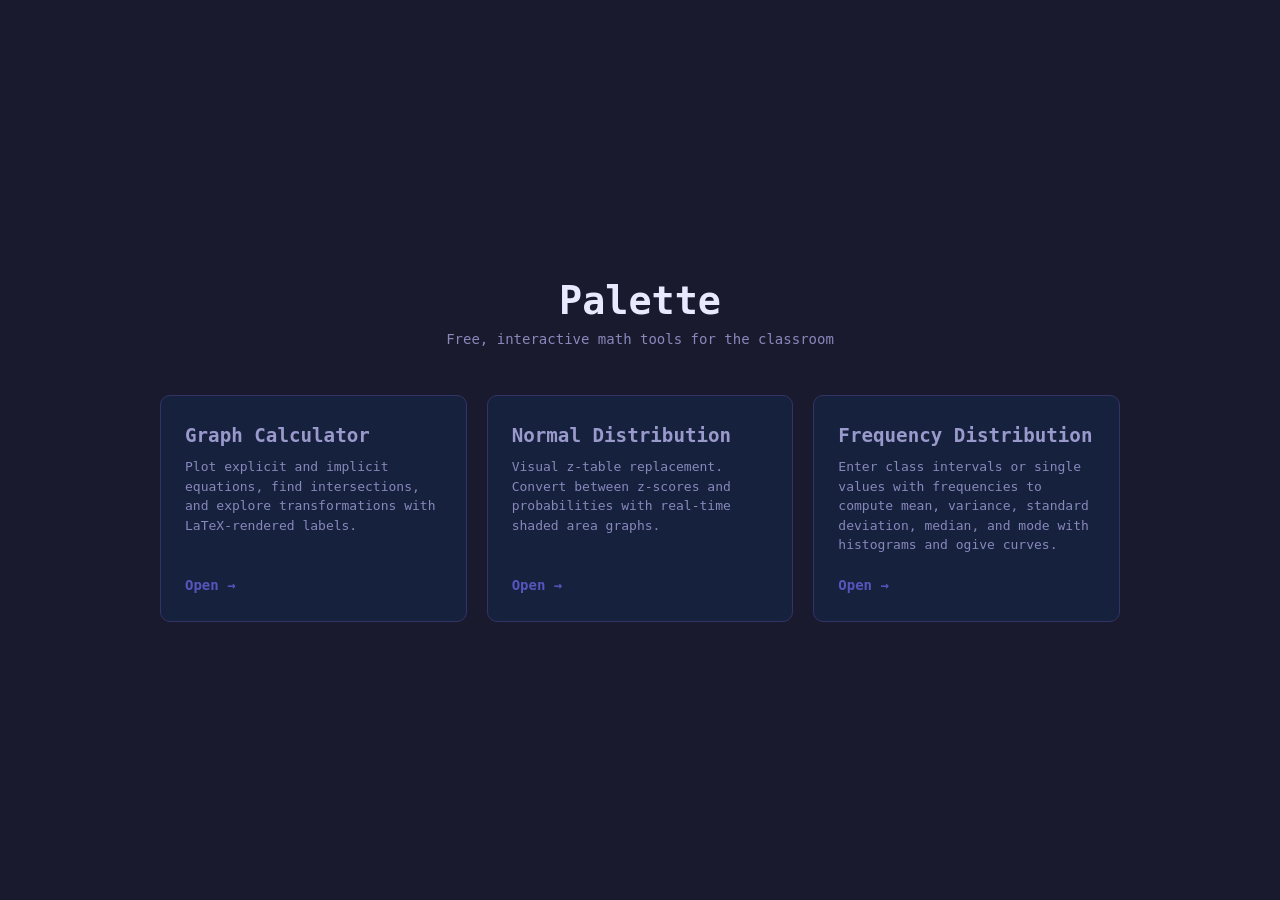
<file: index.html>
<!DOCTYPE html>
<html lang="en">
<head>
<meta charset="UTF-8">
<meta name="viewport" content="width=device-width, initial-scale=1.0">
<title>Palette - Math Tools</title>
<link rel="stylesheet" href="css/shared.css">
<style>
  body {
    min-height: 100dvh;
    display: flex;
    flex-direction: column;
    align-items: center;
    justify-content: center;
    padding: 24px;
  }
  h1 {
    font-size: 2.4rem;
    margin-bottom: 8px;
  }
  .subtitle {
    color: var(--text-muted);
    font-size: 14px;
    margin-bottom: 48px;
    text-align: center;
  }
  .grid {
    display: grid;
    grid-template-columns: repeat(auto-fit, minmax(280px, 1fr));
    gap: 20px;
    width: 100%;
    max-width: 960px;
  }
  .card {
    background: var(--bg-card);
    border: 1px solid var(--border);
    border-radius: 10px;
    padding: 28px 24px;
    text-decoration: none;
    color: var(--text-primary);
    transition: border-color 0.2s, transform 0.2s, box-shadow 0.2s;
    display: flex;
    flex-direction: column;
    gap: 10px;
  }
  .card:hover {
    border-color: var(--accent);
    transform: translateY(-3px);
    box-shadow: 0 8px 24px rgba(85, 85, 187, 0.15);
  }
  .card h2 { font-size: 1.2rem; color: var(--text-secondary); }
  .card p { font-size: 13px; color: var(--text-muted); line-height: 1.5; }
  .card .arrow {
    margin-top: auto;
    padding-top: 12px;
    color: var(--accent);
    font-size: 14px;
    font-weight: bold;
  }
  .card:hover .arrow { color: var(--accent-hover); }
</style>
</head>
<body>
  <h1>Palette</h1>
  <p class="subtitle">Free, interactive math tools for the classroom</p>
  <div class="grid" id="tools-grid"></div>

<script>
// ============================================================
// CALCULATOR REGISTRY
// To add a new calculator, just add an entry to this array:
// ============================================================
const tools = [
  {
    title: "Graph Calculator",
    description: "Plot explicit and implicit equations, find intersections, and explore transformations with LaTeX-rendered labels.",
    href: "calc/graph.html"
  },
  {
    title: "Normal Distribution",
    description: "Visual z-table replacement. Convert between z-scores and probabilities with real-time shaded area graphs.",
    href: "calc/distribution.html"
  },
  {
    title: "Frequency Distribution",
    description: "Enter class intervals or single values with frequencies to compute mean, variance, standard deviation, median, and mode with histograms and ogive curves.",
    href: "calc/frequency-distribution.html"
  }
];

// Render cards from registry
const grid = document.getElementById('tools-grid');
tools.forEach(tool => {
  const card = document.createElement('a');
  card.className = 'card';
  card.href = tool.href;
  card.innerHTML = `
    <h2>${tool.title}</h2>
    <p>${tool.description}</p>
    <span class="arrow">Open &rarr;</span>
  `;
  grid.appendChild(card);
});
</script>
</body>
</html>
</file>
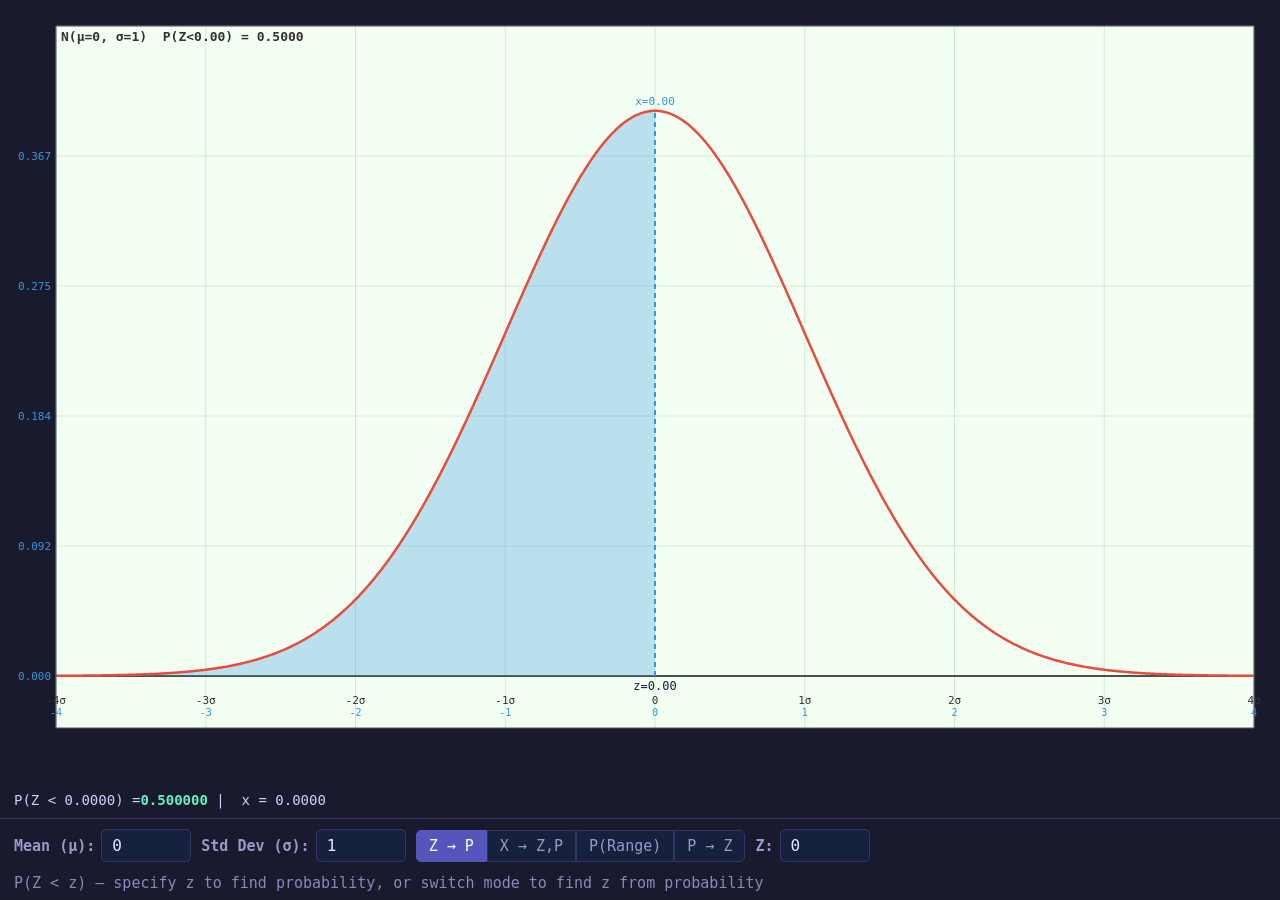
<file: distribution.html>
<!DOCTYPE html>
<html lang="en">
<head>
<meta charset="UTF-8">
<meta name="viewport" content="width=device-width, initial-scale=1.0, maximum-scale=1.0, user-scalable=no">
<title>Normal Distribution Calculator</title>
<style>
  * { margin: 0; padding: 0; box-sizing: border-box; }
  body {
    background: #1a1a2e;
    font-family: 'SF Mono', 'Fira Code', 'Consolas', monospace;
    color: #e8e8ff;
    height: 100dvh;
    display: flex;
    flex-direction: column;
    overflow: hidden;
  }
  #graph-container {
    flex: 1;
    display: flex;
    align-items: center;
    justify-content: center;
    padding: 6px;
    min-height: 0;
  }
  #graph-canvas {
    max-width: 100%;
    max-height: 100%;
    border-radius: 6px;
  }
  #controls {
    padding: 10px 14px;
    display: flex;
    flex-wrap: wrap;
    gap: 10px;
    align-items: center;
    border-top: 1px solid #333366;
  }
  .control-group {
    display: flex;
    align-items: center;
    gap: 6px;
  }
  .control-group label {
    color: #9999cc;
    font-size: 15px;
    font-weight: bold;
    min-width: fit-content;
  }
  .control-group input {
    background: #16213e;
    color: #e8e8ff;
    border: 1px solid #333366;
    border-radius: 5px;
    padding: 6px 10px;
    font-size: 16px;
    font-family: inherit;
    outline: none;
    width: 90px;
    caret-color: #aaaaff;
  }
  .control-group input:focus { border-color: #5555bb; }
  .control-group input::placeholder { color: #555588; }
  #mode-toggle {
    display: flex;
    gap: 0;
  }
  #mode-toggle button {
    background: #16213e;
    color: #9999cc;
    border: 1px solid #333366;
    padding: 6px 12px;
    font-size: 15px;
    font-family: inherit;
    cursor: pointer;
    transition: all 0.2s;
  }
  #mode-toggle button:first-child { border-radius: 5px 0 0 5px; }
  #mode-toggle button:last-child { border-radius: 0 5px 5px 0; }
  #mode-toggle button:only-child { border-radius: 5px; }
  #mode-toggle button.active {
    background: #5555bb;
    color: #ffffff;
    border-color: #5555bb;
  }
  #result-bar {
    padding: 8px 14px;
    font-size: 14px;
    color: #ccccff;
    min-height: 36px;
    display: flex;
    align-items: center;
  }
  #result-bar .value { color: #66eebb; font-weight: bold; }
  #status-bar {
    min-height: 28px;
    padding: 2px 14px 8px;
    color: #8888bb;
    font-size: 15px;
  }
</style>
</head>
<body>

<div id="graph-container">
  <canvas id="graph-canvas"></canvas>
</div>
<div id="result-bar"></div>
<div id="controls">
  <div class="control-group">
    <label>Mean (&mu;):</label>
    <input id="mean-input" type="number" value="0" step="0.1">
  </div>
  <div class="control-group">
    <label>Std Dev (&sigma;):</label>
    <input id="std-input" type="number" value="1" step="0.1" min="0.01">
  </div>
  <div id="mode-toggle">
    <button id="btn-z-to-p" class="active">Z &rarr; P</button>
    <button id="btn-x-to-zp">X &rarr; Z,P</button>
    <button id="btn-range">P(Range)</button>
    <button id="btn-p-to-z">P &rarr; Z</button>
  </div>
  <div class="control-group">
    <label id="input-label">Z:</label>
    <input id="value-input" type="number" value="0" step="0.01">
  </div>
  <div class="control-group" id="range-group" style="display:none;">
    <label>to Z₂:</label>
    <input id="value-input2" type="number" value="1" step="0.01">
  </div>
</div>
<div id="status-bar">P(Z &lt; z) — specify z to find probability, or switch mode to find z from probability</div>

<script>
(function() {
  const canvas = document.getElementById('graph-canvas');
  const ctx = canvas.getContext('2d');
  const meanInput = document.getElementById('mean-input');
  const stdInput = document.getElementById('std-input');
  const valueInput = document.getElementById('value-input');
  const inputLabel = document.getElementById('input-label');
  const resultBar = document.getElementById('result-bar');
  const statusBar = document.getElementById('status-bar');
  const valueInput2 = document.getElementById('value-input2');
  const rangeGroup = document.getElementById('range-group');
  const btnZtoP = document.getElementById('btn-z-to-p');
  const btnRange = document.getElementById('btn-range');
  const btnXtoZP = document.getElementById('btn-x-to-zp');
  const btnPtoZ = document.getElementById('btn-p-to-z');

  let mode = 'z-to-p'; // or 'p-to-z'

  // --- Math functions ---

  function normalPDF(x, mu, sigma) {
    const z = (x - mu) / sigma;
    return Math.exp(-0.5 * z * z) / (sigma * Math.sqrt(2 * Math.PI));
  }

  // Cumulative distribution function using error function approximation
  function normalCDF(x, mu, sigma) {
    const z = (x - mu) / sigma;
    return 0.5 * (1 + erf(z / Math.sqrt(2)));
  }

  // Error function (Abramowitz & Stegun approximation)
  function erf(x) {
    const sign = x >= 0 ? 1 : -1;
    x = Math.abs(x);
    const t = 1.0 / (1.0 + 0.3275911 * x);
    const y = 1.0 - (((((1.061405429 * t - 1.453152027) * t) + 1.421413741) * t - 0.284496736) * t + 0.254829592) * t * Math.exp(-x * x);
    return sign * y;
  }

  // Inverse CDF (probit function) using rational approximation
  function normalInvCDF(p, mu, sigma) {
    if (p <= 0) return -Infinity;
    if (p >= 1) return Infinity;
    // Rational approximation for standard normal inverse CDF
    const z = invStdNormal(p);
    return mu + sigma * z;
  }

  function invStdNormal(p) {
    // Peter Acklam's algorithm
    const a = [
      -3.969683028665376e+01, 2.209460984245205e+02,
      -2.759285104469687e+02, 1.383577518672690e+02,
      -3.066479806614716e+01, 2.506628277459239e+00
    ];
    const b = [
      -5.447609879822406e+01, 1.615858368580409e+02,
      -1.556989798598866e+02, 6.680131188771972e+01,
      -1.328068155288572e+01
    ];
    const c = [
      -7.784894002430293e-03, -3.223964580411365e-01,
      -2.400758277161838e+00, -2.549732539343734e+00,
       4.374664141464968e+00, 2.938163982698783e+00
    ];
    const d = [
      7.784695709041462e-03, 3.224671290700398e-01,
      2.445134137142996e+00, 3.754408661907416e+00
    ];

    const pLow = 0.02425;
    const pHigh = 1 - pLow;

    let q, r;
    if (p < pLow) {
      q = Math.sqrt(-2 * Math.log(p));
      return (((((c[0]*q+c[1])*q+c[2])*q+c[3])*q+c[4])*q+c[5]) /
             ((((d[0]*q+d[1])*q+d[2])*q+d[3])*q+1);
    } else if (p <= pHigh) {
      q = p - 0.5;
      r = q * q;
      return (((((a[0]*r+a[1])*r+a[2])*r+a[3])*r+a[4])*r+a[5])*q /
             (((((b[0]*r+b[1])*r+b[2])*r+b[3])*r+b[4])*r+1);
    } else {
      q = Math.sqrt(-2 * Math.log(1 - p));
      return -(((((c[0]*q+c[1])*q+c[2])*q+c[3])*q+c[4])*q+c[5]) /
              ((((d[0]*q+d[1])*q+d[2])*q+d[3])*q+1);
    }
  }

  // --- Drawing ---

  function draw() {
    const container = document.getElementById('graph-container');
    const dpr = window.devicePixelRatio || 1;
    const cw = container.clientWidth - 12;
    const ch = container.clientHeight - 12;

    canvas.width = cw * dpr;
    canvas.height = ch * dpr;
    canvas.style.width = cw + 'px';
    canvas.style.height = ch + 'px';
    ctx.setTransform(dpr, 0, 0, dpr, 0, 0);

    const mu = parseFloat(meanInput.value) || 0;
    const sigma = parseFloat(stdInput.value) || 1;
    const val = parseFloat(valueInput.value) || 0;

    // Compute result
    let zVal, pVal, xMark, zVal2, xMark2, pRange;
    if (mode === 'z-to-p') {
      zVal = val;
      xMark = mu + zVal * sigma;
      pVal = normalCDF(xMark, mu, sigma);
      resultBar.innerHTML = `P(Z &lt; ${zVal.toFixed(4)}) = <span class="value">${pVal.toFixed(6)}</span> &nbsp;|&nbsp; x = ${xMark.toFixed(4)}`;
    } else if (mode === 'x-to-zp') {
      xMark = val;
      zVal = (xMark - mu) / sigma;
      pVal = normalCDF(xMark, mu, sigma);
      resultBar.innerHTML = `x = ${xMark.toFixed(4)} &nbsp;→&nbsp; z = <span class="value">${zVal.toFixed(4)}</span> &nbsp;|&nbsp; P(Z &lt; ${zVal.toFixed(4)}) = <span class="value">${pVal.toFixed(6)}</span>`;
    } else if (mode === 'range') {
      zVal = val;
      zVal2 = parseFloat(valueInput2.value) || 0;
      if (zVal > zVal2) { const tmp = zVal; zVal = zVal2; zVal2 = tmp; }
      xMark = mu + zVal * sigma;
      xMark2 = mu + zVal2 * sigma;
      const pLow = normalCDF(xMark, mu, sigma);
      const pHigh = normalCDF(xMark2, mu, sigma);
      pRange = pHigh - pLow;
      pVal = pHigh;
      resultBar.innerHTML = `P(${zVal.toFixed(2)} &lt; Z &lt; ${zVal2.toFixed(2)}) = P(Z &lt; ${zVal2.toFixed(2)}) − P(Z &lt; ${zVal.toFixed(2)}) = ${pHigh.toFixed(6)} − ${pLow.toFixed(6)} = <span class="value">${pRange.toFixed(6)}</span>`;
    } else {
      pVal = Math.max(0.0001, Math.min(0.9999, val));
      xMark = normalInvCDF(pVal, mu, sigma);
      zVal = (xMark - mu) / sigma;
      resultBar.innerHTML = `z = <span class="value">${zVal.toFixed(4)}</span> for P(Z &lt; z) = ${pVal.toFixed(6)} &nbsp;|&nbsp; x = ${xMark.toFixed(4)}`;
    }

    // Graph bounds: show mu +/- 4*sigma
    const xMin = mu - 4 * sigma;
    const xMax = mu + 4 * sigma;
    const yMax = normalPDF(mu, mu, sigma) * 1.15;
    const yMin = -yMax * 0.08;

    const pad = { left: 50, right: 20, top: 20, bottom: 48 };
    const plotW = cw - pad.left - pad.right;
    const plotH = ch - pad.top - pad.bottom;

    function toCanvasX(x) { return pad.left + (x - xMin) / (xMax - xMin) * plotW; }
    function toCanvasY(y) { return pad.top + (1 - (y - yMin) / (yMax - yMin)) * plotH; }

    // Background
    ctx.fillStyle = '#f4fff4';
    ctx.fillRect(pad.left, pad.top, plotW, plotH);

    // Grid
    ctx.strokeStyle = '#a8d8a8';
    ctx.lineWidth = 0.5;
    const xStep = sigma;
    for (let x = mu - 4 * sigma; x <= mu + 4 * sigma; x += xStep) {
      const cx = toCanvasX(x);
      ctx.beginPath(); ctx.moveTo(cx, pad.top); ctx.lineTo(cx, pad.top + plotH); ctx.stroke();
    }
    const yStep = yMax / 5;
    for (let y = 0; y <= yMax; y += yStep) {
      const cy = toCanvasY(y);
      ctx.beginPath(); ctx.moveTo(pad.left, cy); ctx.lineTo(pad.left + plotW, cy); ctx.stroke();
    }

    // Axes
    ctx.strokeStyle = '#1a1a1a';
    ctx.lineWidth = 1.5;
    const baseY = toCanvasY(0);
    ctx.beginPath(); ctx.moveTo(pad.left, baseY); ctx.lineTo(pad.left + plotW, baseY); ctx.stroke();

    // Shaded area under curve (P region)
    const steps = 500;
    ctx.fillStyle = 'rgba(52, 152, 219, 0.3)';
    if (mode === 'range') {
      const shadeFrom = Math.min(Math.max(xMark, xMin), xMax);
      const shadeTo = Math.min(Math.max(xMark2, xMin), xMax);
      ctx.beginPath();
      ctx.moveTo(toCanvasX(shadeFrom), baseY);
      for (let i = 0; i <= steps; i++) {
        const x = shadeFrom + (shadeTo - shadeFrom) * i / steps;
        ctx.lineTo(toCanvasX(x), toCanvasY(normalPDF(x, mu, sigma)));
      }
      ctx.lineTo(toCanvasX(shadeTo), baseY);
      ctx.closePath();
      ctx.fill();
    } else {
      const shadeTo = Math.min(Math.max(xMark, xMin), xMax);
      ctx.beginPath();
      ctx.moveTo(toCanvasX(xMin), baseY);
      for (let i = 0; i <= steps; i++) {
        const x = xMin + (shadeTo - xMin) * i / steps;
        ctx.lineTo(toCanvasX(x), toCanvasY(normalPDF(x, mu, sigma)));
      }
      ctx.lineTo(toCanvasX(shadeTo), baseY);
      ctx.closePath();
      ctx.fill();
    }

    // Draw curve
    ctx.strokeStyle = '#e74c3c';
    ctx.lineWidth = 2.5;
    ctx.beginPath();
    for (let i = 0; i <= 1000; i++) {
      const x = xMin + (xMax - xMin) * i / 1000;
      const y = normalPDF(x, mu, sigma);
      const cx = toCanvasX(x);
      const cy = toCanvasY(y);
      if (i === 0) ctx.moveTo(cx, cy);
      else ctx.lineTo(cx, cy);
    }
    ctx.stroke();

    // Mark line(s)
    function drawMarker(xPos, zLabel) {
      if (xPos >= xMin && xPos <= xMax) {
        ctx.strokeStyle = '#3498db';
        ctx.lineWidth = 2;
        ctx.setLineDash([5, 4]);
        const mx = toCanvasX(xPos);
        const markerTop = toCanvasY(normalPDF(xPos, mu, sigma));
        ctx.beginPath(); ctx.moveTo(mx, baseY); ctx.lineTo(mx, markerTop); ctx.stroke();
        ctx.setLineDash([]);
        ctx.fillStyle = '#16213e';
        ctx.font = '12px monospace';
        ctx.textAlign = 'center';
        ctx.fillText(`z=${zLabel}`, mx, baseY + 14);
        ctx.fillStyle = '#3498db';
        ctx.font = '11px monospace';
        ctx.fillText(`x=${xPos.toFixed(2)}`, mx, markerTop - 6);
      }
    }
    if (mode === 'range') {
      drawMarker(xMark, zVal.toFixed(2));
      drawMarker(xMark2, zVal2.toFixed(2));
    } else {
      drawMarker(xMark, zVal.toFixed(2));
    }

    // X-axis labels (z-scores and x values)
    ctx.font = '11px monospace';
    ctx.textAlign = 'center';
    for (let i = -4; i <= 4; i++) {
      const x = mu + i * sigma;
      const cx = toCanvasX(x);
      ctx.fillStyle = '#333';
      ctx.fillText(i === 0 ? '0' : `${i}σ`, cx, baseY + 28);
      ctx.fillStyle = '#3498db';
      ctx.font = '10px monospace';
      ctx.fillText(x % 1 === 0 ? x.toFixed(0) : x.toFixed(2), cx, baseY + 40);
      ctx.font = '11px monospace';
    }

    // Y-axis labels
    ctx.textAlign = 'right';
    for (let y = 0; y <= yMax * 0.95; y += yStep) {
      const cy = toCanvasY(y);
      ctx.fillText(y.toFixed(3), pad.left - 5, cy + 4);
    }

    // Title
    ctx.fillStyle = '#333';
    ctx.font = 'bold 13px monospace';
    ctx.textAlign = 'left';
    if (mode === 'range') {
      ctx.fillText(`N(μ=${mu}, σ=${sigma})  P(${zVal.toFixed(2)}<Z<${zVal2.toFixed(2)}) = ${pRange.toFixed(4)}`, pad.left + 5, pad.top + 15);
    } else if (mode === 'x-to-zp') {
      ctx.fillText(`N(μ=${mu}, σ=${sigma})  x=${xMark.toFixed(2)} → z=${zVal.toFixed(2)}, P=${pVal.toFixed(4)}`, pad.left + 5, pad.top + 15);
    } else {
      ctx.fillText(`N(μ=${mu}, σ=${sigma})  P(Z<${zVal.toFixed(2)}) = ${pVal.toFixed(4)}`, pad.left + 5, pad.top + 15);
    }

    // Outer border
    ctx.strokeStyle = '#555555';
    ctx.lineWidth = 1;
    ctx.strokeRect(pad.left, pad.top, plotW, plotH);
  }

  // --- Mode switching ---

  function setMode(newMode) {
    mode = newMode;
    btnZtoP.classList.remove('active');
    btnXtoZP.classList.remove('active');
    btnRange.classList.remove('active');
    btnPtoZ.classList.remove('active');
    rangeGroup.style.display = 'none';
    if (mode === 'z-to-p') {
      btnZtoP.classList.add('active');
      inputLabel.textContent = 'Z:';
      valueInput.value = '0';
      valueInput.step = '0.01';
      statusBar.innerHTML = 'P(Z &lt; z) — enter z-score to find cumulative probability';
    } else if (mode === 'x-to-zp') {
      btnXtoZP.classList.add('active');
      inputLabel.textContent = 'X:';
      valueInput.value = mu.toString();
      valueInput.step = '0.1';
      statusBar.innerHTML = 'X &rarr; Z, P — enter an x value to find its z-score and probability';
    } else if (mode === 'range') {
      btnRange.classList.add('active');
      inputLabel.textContent = 'Z₁:';
      valueInput.value = '-1';
      valueInput.step = '0.01';
      valueInput2.value = '1';
      rangeGroup.style.display = 'flex';
      statusBar.innerHTML = 'P(Z₁ &lt; Z &lt; Z₂) = P(Z &lt; Z₂) − P(Z &lt; Z₁)';
    } else {
      btnPtoZ.classList.add('active');
      inputLabel.textContent = 'P:';
      valueInput.value = '0.5';
      valueInput.step = '0.01';
      statusBar.innerHTML = 'Inverse — enter probability (0 to 1) to find z-score';
    }
    draw();
  }

  btnZtoP.addEventListener('click', () => setMode('z-to-p'));
  btnXtoZP.addEventListener('click', () => setMode('x-to-zp'));
  btnRange.addEventListener('click', () => setMode('range'));
  btnPtoZ.addEventListener('click', () => setMode('p-to-z'));

  // --- Event listeners ---

  meanInput.addEventListener('input', draw);
  stdInput.addEventListener('input', draw);
  valueInput.addEventListener('input', draw);
  valueInput2.addEventListener('input', draw);
  window.addEventListener('resize', draw);

  // Initial draw
  draw();
})();
</script>

</body>
</html>
</file>
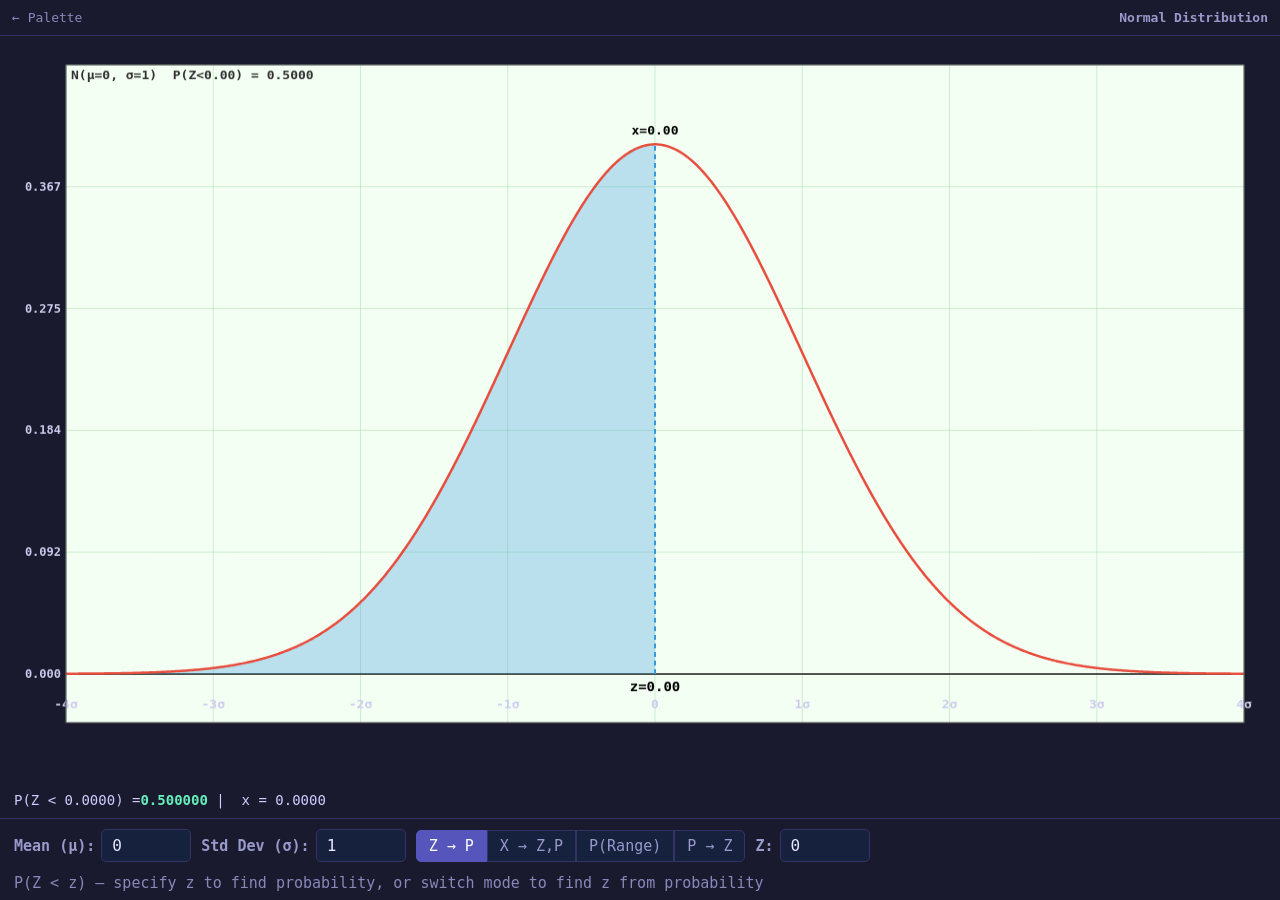
<file: calc/distribution.html>
<!DOCTYPE html>
<html lang="en">
<head>
<meta charset="UTF-8">
<meta name="viewport" content="width=device-width, initial-scale=1.0, maximum-scale=1.0, user-scalable=no">
<title>Normal Distribution Calculator</title>
<link rel="stylesheet" href="../css/shared.css">
<style>
  body {
    height: 100dvh;
    display: flex;
    flex-direction: column;
    overflow: hidden;
  }
  #palette-nav + #graph-container { margin-top: 0; }
  #graph-container {
    flex: 1;
    display: flex;
    align-items: center;
    justify-content: center;
    padding: 6px;
    min-height: 0;
  }
  #graph-canvas {
    max-width: 100%;
    max-height: 100%;
    border-radius: 6px;
  }
  #controls {
    padding: 10px 14px;
    display: flex;
    flex-wrap: wrap;
    gap: 10px;
    align-items: center;
    border-top: 1px solid #333366;
  }
  .control-group {
    display: flex;
    align-items: center;
    gap: 6px;
  }
  .control-group label {
    color: #9999cc;
    font-size: 15px;
    font-weight: bold;
    min-width: fit-content;
  }
  .control-group input {
    width: 90px;
  }
  #mode-toggle {
    display: flex;
    gap: 0;
  }
  #mode-toggle button {
    background: #16213e;
    color: #9999cc;
    border: 1px solid #333366;
    padding: 6px 12px;
    font-size: 15px;
    font-family: inherit;
    cursor: pointer;
    transition: all 0.2s;
  }
  #mode-toggle button:first-child { border-radius: 5px 0 0 5px; }
  #mode-toggle button:last-child { border-radius: 0 5px 5px 0; }
  #mode-toggle button:only-child { border-radius: 5px; }
  #mode-toggle button.active {
    background: #5555bb;
    color: #ffffff;
    border-color: #5555bb;
  }
  #result-bar {
    padding: 8px 14px;
    font-size: 14px;
    color: #ccccff;
    min-height: 36px;
    display: flex;
    align-items: center;
  }
  #result-bar .value { color: #66eebb; font-weight: bold; }
  #status-bar {
    min-height: 28px;
    padding: 2px 14px 8px;
    color: #8888bb;
    font-size: 15px;
  }
</style>
</head>
<body>

<div id="graph-container">
  <canvas id="graph-canvas"></canvas>
</div>
<div id="result-bar"></div>
<div id="controls">
  <div class="control-group">
    <label>Mean (&mu;):</label>
    <input id="mean-input" type="number" value="0" step="0.1">
  </div>
  <div class="control-group">
    <label>Std Dev (&sigma;):</label>
    <input id="std-input" type="number" value="1" step="0.1" min="0.01">
  </div>
  <div id="mode-toggle">
    <button id="btn-z-to-p" class="active">Z &rarr; P</button>
    <button id="btn-x-to-zp">X &rarr; Z,P</button>
    <button id="btn-range">P(Range)</button>
    <button id="btn-p-to-z">P &rarr; Z</button>
  </div>
  <div class="control-group">
    <label id="input-label">Z:</label>
    <input id="value-input" type="number" value="0" step="0.01">
  </div>
  <div class="control-group" id="range-group" style="display:none;">
    <label>to Z₂:</label>
    <input id="value-input2" type="number" value="1" step="0.01">
  </div>
</div>
<div id="status-bar">P(Z &lt; z) — specify z to find probability, or switch mode to find z from probability</div>

<script>
(function() {
  const canvas = document.getElementById('graph-canvas');
  const ctx = canvas.getContext('2d');
  const meanInput = document.getElementById('mean-input');
  const stdInput = document.getElementById('std-input');
  const valueInput = document.getElementById('value-input');
  const inputLabel = document.getElementById('input-label');
  const resultBar = document.getElementById('result-bar');
  const statusBar = document.getElementById('status-bar');
  const valueInput2 = document.getElementById('value-input2');
  const rangeGroup = document.getElementById('range-group');
  const btnZtoP = document.getElementById('btn-z-to-p');
  const btnRange = document.getElementById('btn-range');
  const btnXtoZP = document.getElementById('btn-x-to-zp');
  const btnPtoZ = document.getElementById('btn-p-to-z');

  let mode = 'z-to-p'; // or 'p-to-z'

  // --- Math functions ---

  function normalPDF(x, mu, sigma) {
    const z = (x - mu) / sigma;
    return Math.exp(-0.5 * z * z) / (sigma * Math.sqrt(2 * Math.PI));
  }

  // Standard normal PDF (for plotting — always peaks at ~0.399)
  function stdNormalPDF(z) {
    return Math.exp(-0.5 * z * z) / Math.sqrt(2 * Math.PI);
  }

  // Cumulative distribution function using error function approximation
  function normalCDF(x, mu, sigma) {
    const z = (x - mu) / sigma;
    return 0.5 * (1 + erf(z / Math.sqrt(2)));
  }

  // Error function (Abramowitz & Stegun approximation)
  function erf(x) {
    const sign = x >= 0 ? 1 : -1;
    x = Math.abs(x);
    const t = 1.0 / (1.0 + 0.3275911 * x);
    const y = 1.0 - (((((1.061405429 * t - 1.453152027) * t) + 1.421413741) * t - 0.284496736) * t + 0.254829592) * t * Math.exp(-x * x);
    return sign * y;
  }

  // Inverse CDF (probit function) using rational approximation
  function normalInvCDF(p, mu, sigma) {
    if (p <= 0) return -Infinity;
    if (p >= 1) return Infinity;
    // Rational approximation for standard normal inverse CDF
    const z = invStdNormal(p);
    return mu + sigma * z;
  }

  function invStdNormal(p) {
    // Peter Acklam's algorithm
    const a = [
      -3.969683028665376e+01, 2.209460984245205e+02,
      -2.759285104469687e+02, 1.383577518672690e+02,
      -3.066479806614716e+01, 2.506628277459239e+00
    ];
    const b = [
      -5.447609879822406e+01, 1.615858368580409e+02,
      -1.556989798598866e+02, 6.680131188771972e+01,
      -1.328068155288572e+01
    ];
    const c = [
      -7.784894002430293e-03, -3.223964580411365e-01,
      -2.400758277161838e+00, -2.549732539343734e+00,
       4.374664141464968e+00, 2.938163982698783e+00
    ];
    const d = [
      7.784695709041462e-03, 3.224671290700398e-01,
      2.445134137142996e+00, 3.754408661907416e+00
    ];

    const pLow = 0.02425;
    const pHigh = 1 - pLow;

    let q, r;
    if (p < pLow) {
      q = Math.sqrt(-2 * Math.log(p));
      return (((((c[0]*q+c[1])*q+c[2])*q+c[3])*q+c[4])*q+c[5]) /
             ((((d[0]*q+d[1])*q+d[2])*q+d[3])*q+1);
    } else if (p <= pHigh) {
      q = p - 0.5;
      r = q * q;
      return (((((a[0]*r+a[1])*r+a[2])*r+a[3])*r+a[4])*r+a[5])*q /
             (((((b[0]*r+b[1])*r+b[2])*r+b[3])*r+b[4])*r+1);
    } else {
      q = Math.sqrt(-2 * Math.log(1 - p));
      return -(((((c[0]*q+c[1])*q+c[2])*q+c[3])*q+c[4])*q+c[5]) /
              ((((d[0]*q+d[1])*q+d[2])*q+d[3])*q+1);
    }
  }

  // --- Drawing ---

  function draw() {
    const container = document.getElementById('graph-container');
    const dpr = window.devicePixelRatio || 1;
    const cw = container.clientWidth - 12;
    const ch = container.clientHeight - 12;

    canvas.width = cw * dpr;
    canvas.height = ch * dpr;
    canvas.style.width = cw + 'px';
    canvas.style.height = ch + 'px';
    ctx.setTransform(dpr, 0, 0, dpr, 0, 0);

    const mu = parseFloat(meanInput.value) || 0;
    const sigma = parseFloat(stdInput.value) || 1;
    const val = parseFloat(valueInput.value) || 0;

    // Compute result
    let zVal, pVal, xMark, zVal2, xMark2, pRange;
    if (mode === 'z-to-p') {
      zVal = val;
      xMark = mu + zVal * sigma;
      pVal = normalCDF(xMark, mu, sigma);
      resultBar.innerHTML = `P(Z &lt; ${zVal.toFixed(4)}) = <span class="value">${pVal.toFixed(6)}</span> &nbsp;|&nbsp; x = ${xMark.toFixed(4)}`;
    } else if (mode === 'x-to-zp') {
      xMark = val;
      zVal = (xMark - mu) / sigma;
      pVal = normalCDF(xMark, mu, sigma);
      resultBar.innerHTML = `x = ${xMark.toFixed(4)} &nbsp;→&nbsp; z = <span class="value">${zVal.toFixed(4)}</span> &nbsp;|&nbsp; P(Z &lt; ${zVal.toFixed(4)}) = <span class="value">${pVal.toFixed(6)}</span>`;
    } else if (mode === 'range') {
      zVal = val;
      zVal2 = parseFloat(valueInput2.value) || 0;
      if (zVal > zVal2) { const tmp = zVal; zVal = zVal2; zVal2 = tmp; }
      xMark = mu + zVal * sigma;
      xMark2 = mu + zVal2 * sigma;
      const pLow = normalCDF(xMark, mu, sigma);
      const pHigh = normalCDF(xMark2, mu, sigma);
      pRange = pHigh - pLow;
      pVal = pHigh;
      resultBar.innerHTML = `P(${zVal.toFixed(2)} &lt; Z &lt; ${zVal2.toFixed(2)}) = P(Z &lt; ${zVal2.toFixed(2)}) − P(Z &lt; ${zVal.toFixed(2)}) = ${pHigh.toFixed(6)} − ${pLow.toFixed(6)} = <span class="value">${pRange.toFixed(6)}</span>`;
    } else {
      pVal = Math.max(0.0001, Math.min(0.9999, val));
      xMark = normalInvCDF(pVal, mu, sigma);
      zVal = (xMark - mu) / sigma;
      resultBar.innerHTML = `z = <span class="value">${zVal.toFixed(4)}</span> for P(Z &lt; z) = ${pVal.toFixed(6)} &nbsp;|&nbsp; x = ${xMark.toFixed(4)}`;
    }

    // Graph bounds: show mu +/- 4*sigma
    const xMin = mu - 4 * sigma;
    const xMax = mu + 4 * sigma;
    const yMax = stdNormalPDF(0) * 1.15;
    const yMin = -yMax * 0.08;

    const pad = { left: 60, right: 30, top: 24, bottom: 56 };
    const plotW = cw - pad.left - pad.right;
    const plotH = ch - pad.top - pad.bottom;

    function toCanvasX(x) { return pad.left + (x - xMin) / (xMax - xMin) * plotW; }
    function toCanvasY(y) { return pad.top + (1 - (y - yMin) / (yMax - yMin)) * plotH; }

    // Background
    ctx.fillStyle = '#f4fff4';
    ctx.fillRect(pad.left, pad.top, plotW, plotH);

    // Grid
    ctx.strokeStyle = '#a8d8a8';
    ctx.lineWidth = 0.5;
    const xStep = sigma;
    for (let x = mu - 4 * sigma; x <= mu + 4 * sigma; x += xStep) {
      const cx = toCanvasX(x);
      ctx.beginPath(); ctx.moveTo(cx, pad.top); ctx.lineTo(cx, pad.top + plotH); ctx.stroke();
    }
    const yStep = yMax / 5;
    for (let y = 0; y <= yMax; y += yStep) {
      const cy = toCanvasY(y);
      ctx.beginPath(); ctx.moveTo(pad.left, cy); ctx.lineTo(pad.left + plotW, cy); ctx.stroke();
    }

    // Axes
    ctx.strokeStyle = '#1a1a1a';
    ctx.lineWidth = 1.5;
    const baseY = toCanvasY(0);
    ctx.beginPath(); ctx.moveTo(pad.left, baseY); ctx.lineTo(pad.left + plotW, baseY); ctx.stroke();

    // Shaded area under curve (P region)
    const steps = 500;
    ctx.fillStyle = 'rgba(52, 152, 219, 0.3)';
    if (mode === 'range') {
      const shadeFrom = Math.min(Math.max(xMark, xMin), xMax);
      const shadeTo = Math.min(Math.max(xMark2, xMin), xMax);
      ctx.beginPath();
      ctx.moveTo(toCanvasX(shadeFrom), baseY);
      for (let i = 0; i <= steps; i++) {
        const x = shadeFrom + (shadeTo - shadeFrom) * i / steps;
        ctx.lineTo(toCanvasX(x), toCanvasY(stdNormalPDF((x - mu) / sigma)));
      }
      ctx.lineTo(toCanvasX(shadeTo), baseY);
      ctx.closePath();
      ctx.fill();
    } else {
      const shadeTo = Math.min(Math.max(xMark, xMin), xMax);
      ctx.beginPath();
      ctx.moveTo(toCanvasX(xMin), baseY);
      for (let i = 0; i <= steps; i++) {
        const x = xMin + (shadeTo - xMin) * i / steps;
        ctx.lineTo(toCanvasX(x), toCanvasY(stdNormalPDF((x - mu) / sigma)));
      }
      ctx.lineTo(toCanvasX(shadeTo), baseY);
      ctx.closePath();
      ctx.fill();
    }

    // Draw curve
    ctx.strokeStyle = '#e74c3c';
    ctx.lineWidth = 2.5;
    ctx.beginPath();
    for (let i = 0; i <= 1000; i++) {
      const x = xMin + (xMax - xMin) * i / 1000;
      const y = stdNormalPDF((x - mu) / sigma);
      const cx = toCanvasX(x);
      const cy = toCanvasY(y);
      if (i === 0) ctx.moveTo(cx, cy);
      else ctx.lineTo(cx, cy);
    }
    ctx.stroke();

    // Mark line(s)
    function drawMarker(xPos, zLabel) {
      if (xPos >= xMin && xPos <= xMax) {
        ctx.strokeStyle = '#3498db';
        ctx.lineWidth = 2;
        ctx.setLineDash([5, 4]);
        const mx = toCanvasX(xPos);
        const markerTop = toCanvasY(stdNormalPDF((xPos - mu) / sigma));
        ctx.beginPath(); ctx.moveTo(mx, baseY); ctx.lineTo(mx, markerTop); ctx.stroke();
        ctx.setLineDash([]);
        ctx.fillStyle = '#000000';
        ctx.font = 'bold 14px monospace';
        ctx.textAlign = 'center';
        ctx.fillText(`z=${zLabel}`, mx, baseY + 18);
        ctx.fillStyle = '#000000';
        ctx.font = 'bold 13px monospace';
        ctx.fillText(`x=${xPos.toFixed(2)}`, mx, markerTop - 10);
      }
    }
    if (mode === 'range') {
      drawMarker(xMark, zVal.toFixed(2));
      drawMarker(xMark2, zVal2.toFixed(2));
    } else {
      drawMarker(xMark, zVal.toFixed(2));
    }

    // X-axis labels (z-scores only)
    ctx.font = 'bold 13px monospace';
    ctx.textAlign = 'center';
    for (let i = -4; i <= 4; i++) {
      const x = mu + i * sigma;
      const cx = toCanvasX(x);
      ctx.fillStyle = '#ccccee';
      ctx.fillText(i === 0 ? '0' : `${i}σ`, cx, baseY + 36);
    }

    // Y-axis labels
    ctx.font = 'bold 12px monospace';
    ctx.fillStyle = '#ccccee';
    ctx.textAlign = 'right';
    for (let y = 0; y <= yMax * 0.95; y += yStep) {
      const cy = toCanvasY(y);
      ctx.fillText(y.toFixed(3), pad.left - 5, cy + 4);
    }

    // Title
    ctx.fillStyle = '#333';
    ctx.font = 'bold 13px monospace';
    ctx.textAlign = 'left';
    if (mode === 'range') {
      ctx.fillText(`N(μ=${mu}, σ=${sigma})  P(${zVal.toFixed(2)}<Z<${zVal2.toFixed(2)}) = ${pRange.toFixed(4)}`, pad.left + 5, pad.top + 15);
    } else if (mode === 'x-to-zp') {
      ctx.fillText(`N(μ=${mu}, σ=${sigma})  x=${xMark.toFixed(2)} → z=${zVal.toFixed(2)}, P=${pVal.toFixed(4)}`, pad.left + 5, pad.top + 15);
    } else {
      ctx.fillText(`N(μ=${mu}, σ=${sigma})  P(Z<${zVal.toFixed(2)}) = ${pVal.toFixed(4)}`, pad.left + 5, pad.top + 15);
    }

    // Outer border
    ctx.strokeStyle = '#555555';
    ctx.lineWidth = 1;
    ctx.strokeRect(pad.left, pad.top, plotW, plotH);
  }

  // --- Mode switching ---

  function setMode(newMode) {
    mode = newMode;
    btnZtoP.classList.remove('active');
    btnXtoZP.classList.remove('active');
    btnRange.classList.remove('active');
    btnPtoZ.classList.remove('active');
    rangeGroup.style.display = 'none';
    if (mode === 'z-to-p') {
      btnZtoP.classList.add('active');
      inputLabel.textContent = 'Z:';
      valueInput.value = '0';
      valueInput.step = '0.01';
      statusBar.innerHTML = 'P(Z &lt; z) — enter z-score to find cumulative probability';
    } else if (mode === 'x-to-zp') {
      btnXtoZP.classList.add('active');
      inputLabel.textContent = 'X:';
      valueInput.value = meanInput.value;
      valueInput.step = '0.1';
      statusBar.innerHTML = 'X &rarr; Z, P — enter an x value to find its z-score and probability';
    } else if (mode === 'range') {
      btnRange.classList.add('active');
      inputLabel.textContent = 'Z₁:';
      valueInput.value = '-1';
      valueInput.step = '0.01';
      valueInput2.value = '1';
      rangeGroup.style.display = 'flex';
      statusBar.innerHTML = 'P(Z₁ &lt; Z &lt; Z₂) = P(Z &lt; Z₂) − P(Z &lt; Z₁)';
    } else {
      btnPtoZ.classList.add('active');
      inputLabel.textContent = 'P:';
      valueInput.value = '0.5';
      valueInput.step = '0.01';
      statusBar.innerHTML = 'Inverse — enter probability (0 to 1) to find z-score';
    }
    draw();
  }

  btnZtoP.addEventListener('click', () => setMode('z-to-p'));
  btnXtoZP.addEventListener('click', () => setMode('x-to-zp'));
  btnRange.addEventListener('click', () => setMode('range'));
  btnPtoZ.addEventListener('click', () => setMode('p-to-z'));

  // --- Event listeners ---

  meanInput.addEventListener('input', draw);
  stdInput.addEventListener('input', draw);
  valueInput.addEventListener('input', draw);
  valueInput2.addEventListener('input', draw);
  window.addEventListener('resize', draw);

  // Initial draw
  draw();
})();
</script>

<script src="../js/nav.js"></script>
</body>
</html>
</file>
<file: css/shared.css>
/* Palette - Shared Theme */
* { margin: 0; padding: 0; box-sizing: border-box; }

:root {
  --bg-primary: #1a1a2e;
  --bg-card: #16213e;
  --border: #333366;
  --border-focus: #5555bb;
  --text-primary: #e8e8ff;
  --text-secondary: #9999cc;
  --text-muted: #8888bb;
  --text-dim: #555588;
  --accent: #5555bb;
  --accent-hover: #9999cc;
  --success: #66eebb;
  --font-mono: 'SF Mono', 'Fira Code', 'Consolas', monospace;
}

body {
  background: var(--bg-primary);
  font-family: var(--font-mono);
  color: var(--text-primary);
}

/* Loading screen (shared by PyScript pages) */
#loading-screen {
  position: fixed; inset: 0;
  background: var(--bg-primary);
  display: flex;
  flex-direction: column;
  align-items: center;
  justify-content: center;
  z-index: 9999;
  transition: opacity 0.5s;
}
#loading-screen.hidden { opacity: 0; pointer-events: none; }

.loader {
  width: 48px; height: 48px;
  border: 4px solid var(--border);
  border-top-color: var(--text-secondary);
  border-radius: 50%;
  animation: spin 1s linear infinite;
}
@keyframes spin { to { transform: rotate(360deg); } }

#loading-screen p {
  margin-top: 18px;
  color: var(--text-muted);
  font-size: 15px;
}
#loading-screen .sub {
  margin-top: 6px;
  color: var(--text-dim);
  font-size: 12px;
}
#loading-progress {
  margin-top: 14px;
  width: 220px;
  height: 4px;
  background: #2a2a4e;
  border-radius: 2px;
  overflow: hidden;
}
#loading-progress-bar {
  height: 100%;
  width: 0%;
  background: linear-gradient(90deg, var(--accent), var(--accent-hover));
  border-radius: 2px;
  transition: width 0.4s ease;
}

/* Common input styles */
input[type="number"],
input[type="text"] {
  background: var(--bg-card);
  color: var(--text-primary);
  border: 1px solid var(--border);
  border-radius: 5px;
  padding: 6px 10px;
  font-size: 16px;
  font-family: var(--font-mono);
  outline: none;
  caret-color: #aaaaff;
}
input:focus { border-color: var(--border-focus); }
input::placeholder { color: var(--text-dim); }

/* Nav bar */
#palette-nav {
  display: flex;
  align-items: center;
  padding: 6px 12px;
  border-bottom: 1px solid var(--border);
  min-height: 36px;
}
#palette-nav a {
  color: var(--text-muted);
  text-decoration: none;
  font-size: 13px;
  transition: color 0.2s;
}
#palette-nav a:hover { color: var(--text-primary); }
#palette-nav .nav-title {
  margin-left: auto;
  color: var(--text-secondary);
  font-size: 13px;
  font-weight: bold;
}
</file>
